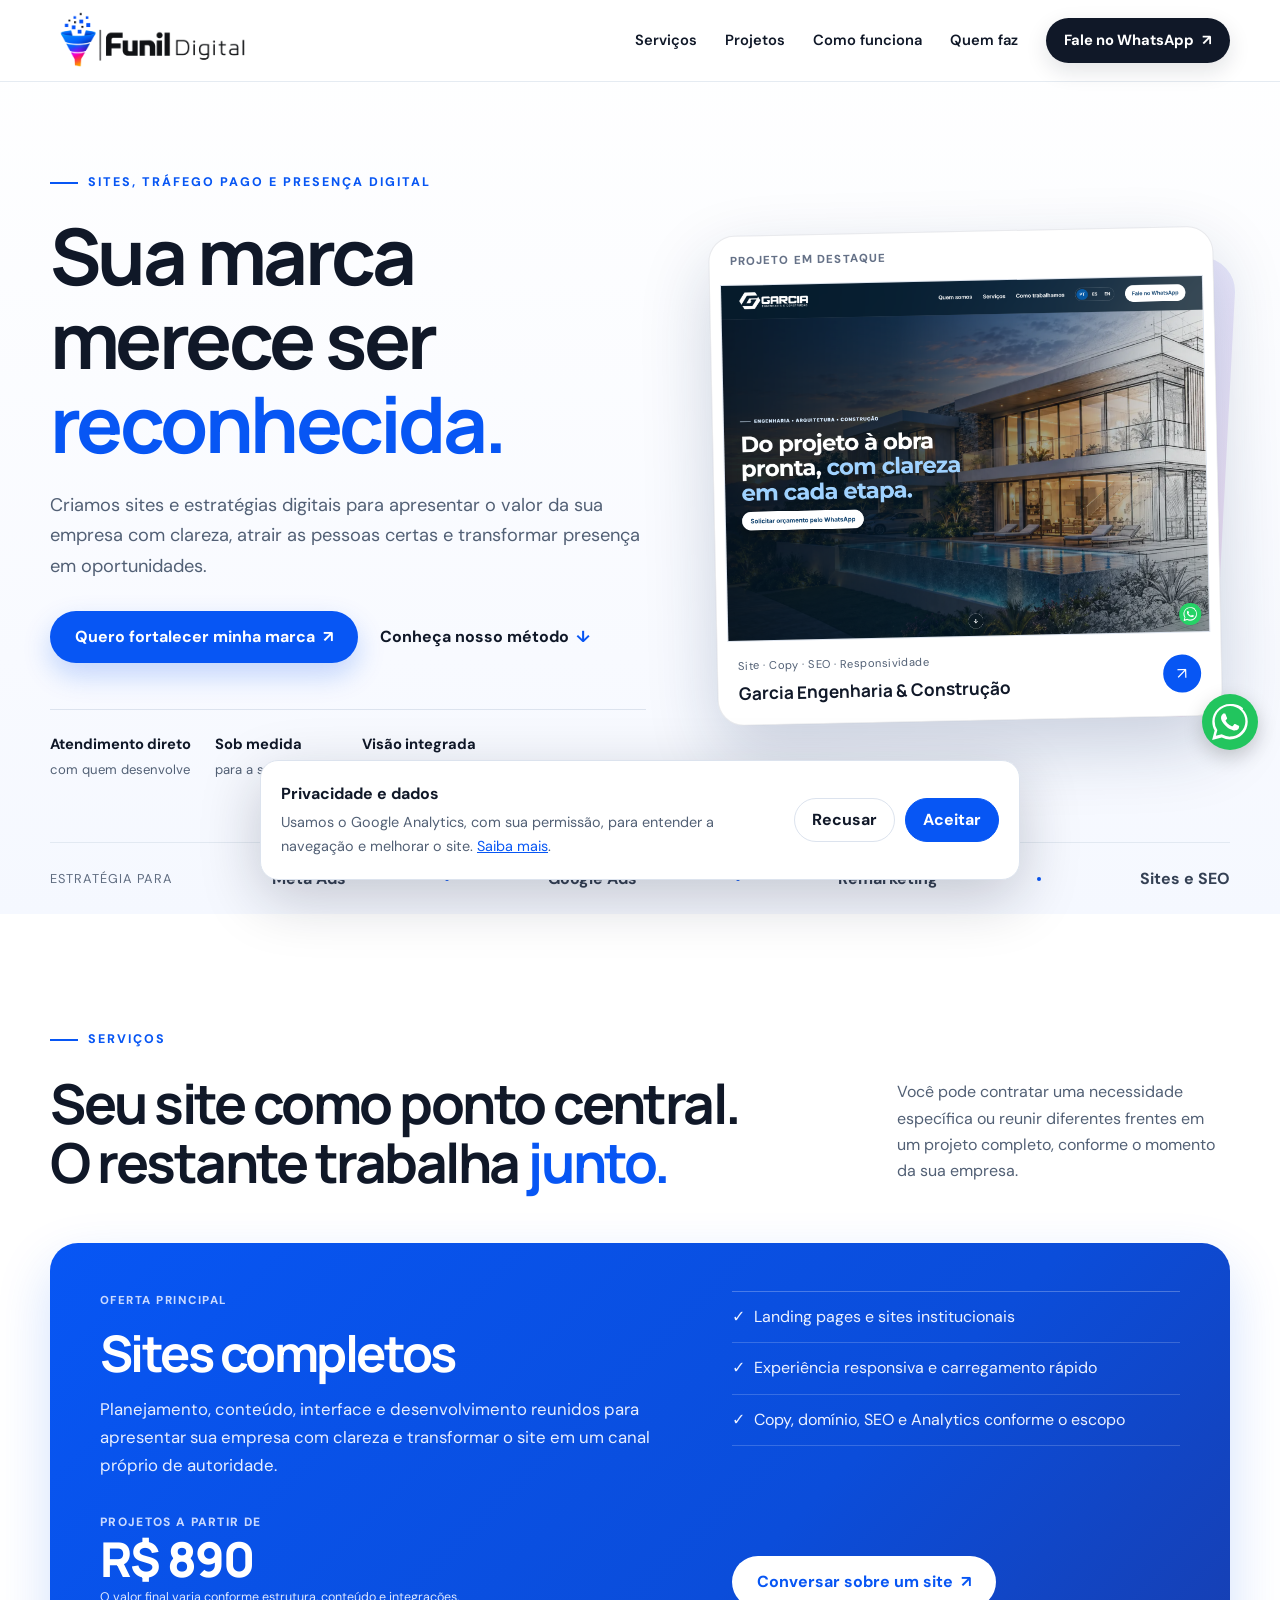
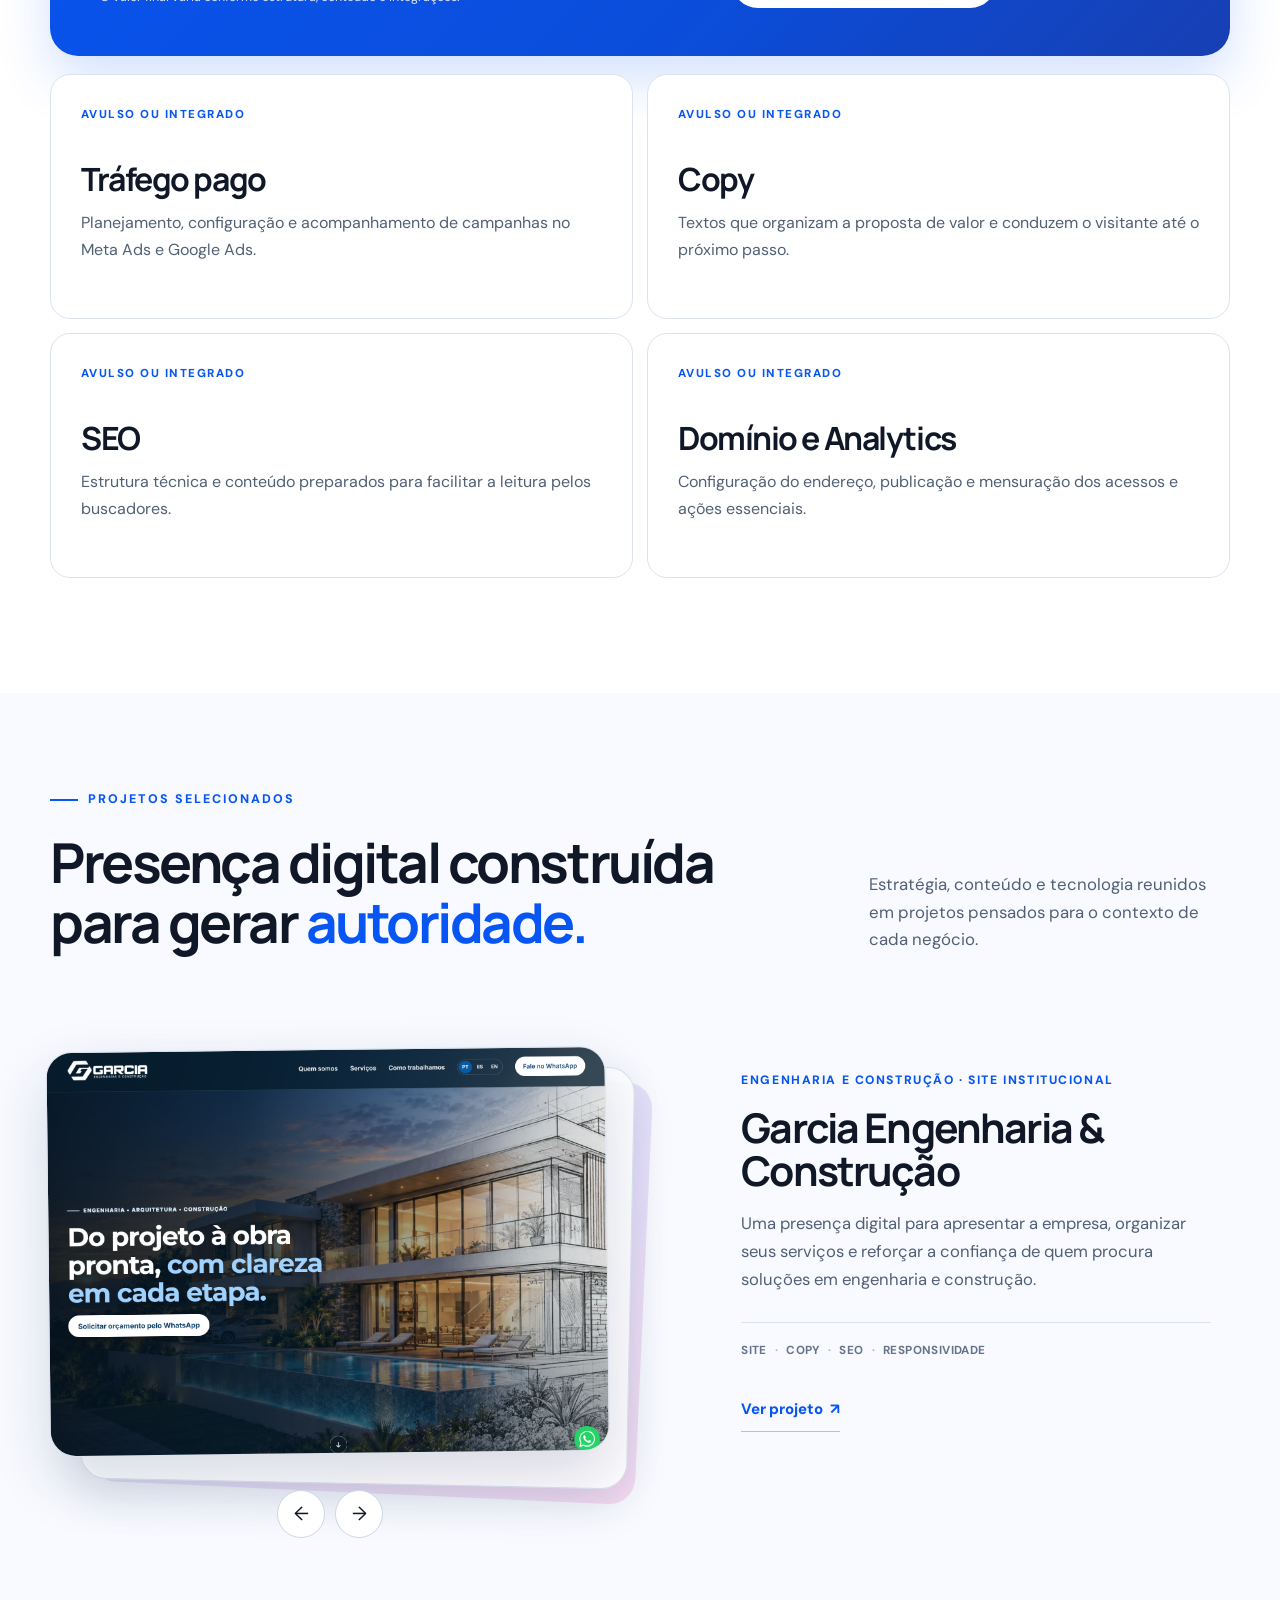
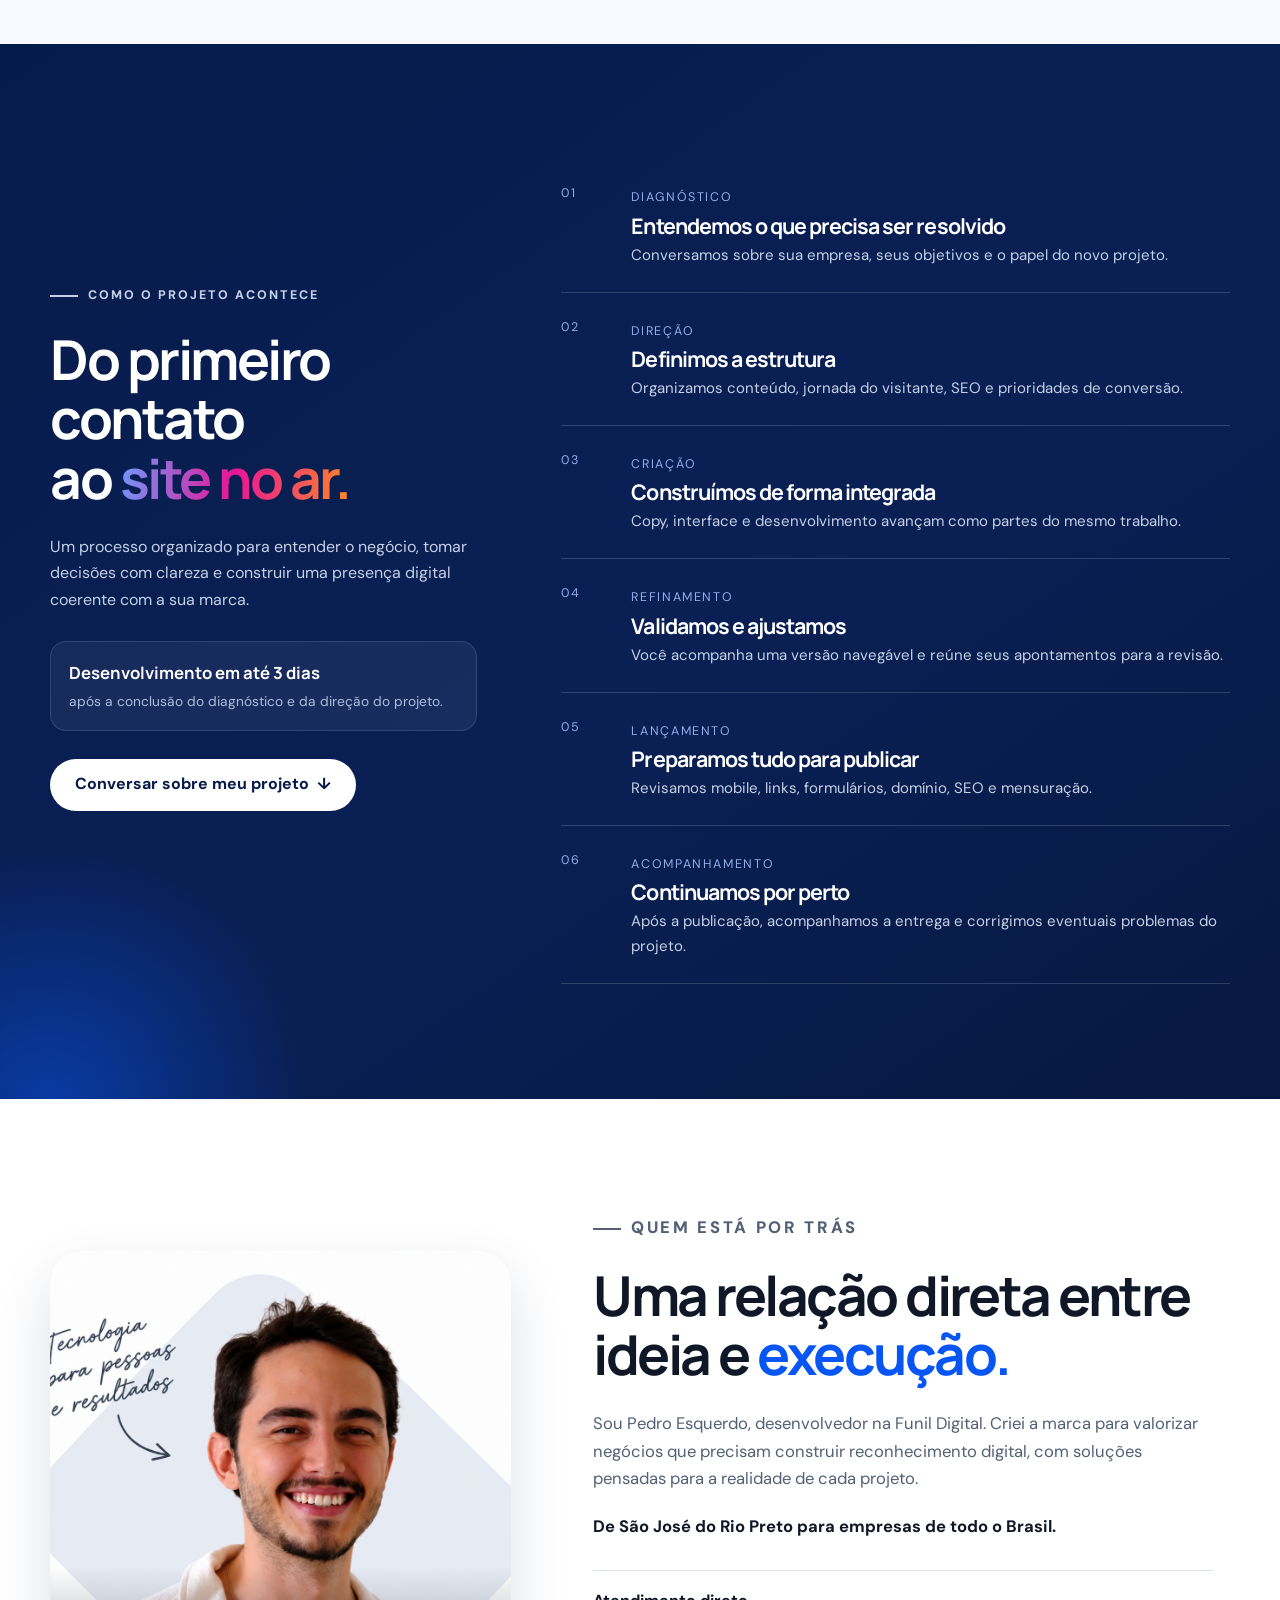
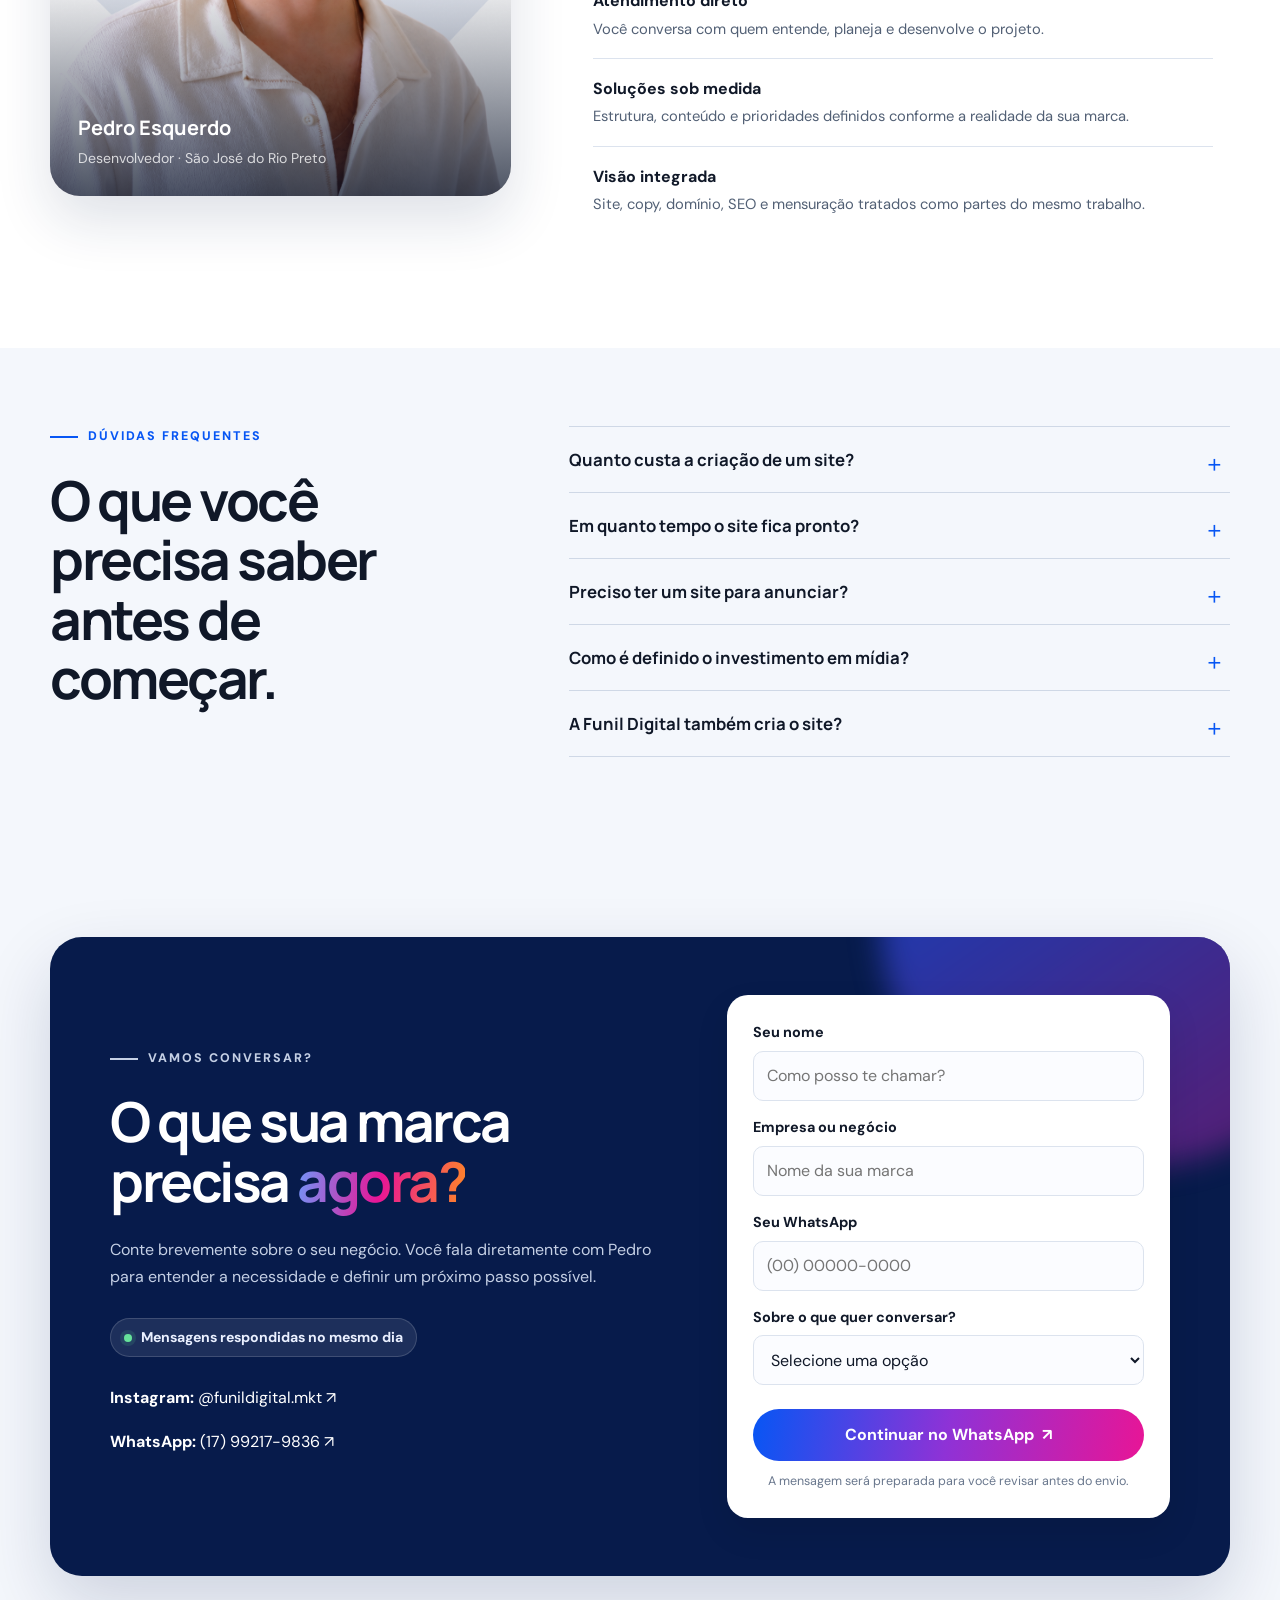
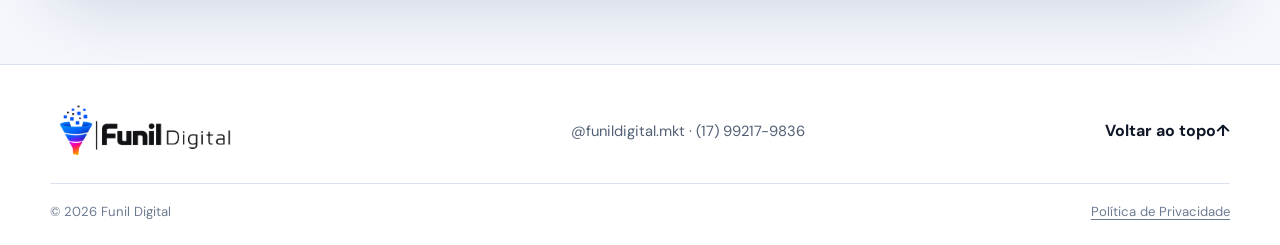
<file: index.html>
<!doctype html>
<html lang="pt-BR">
<head>
  <meta charset="utf-8">
  <meta name="viewport" content="width=device-width, initial-scale=1">
  <title>Funil Digital | Tráfego pago, sites e SEO</title>
  <meta name="description" content="Gestão de tráfego pago, criação de sites e SEO com estratégia, acompanhamento e foco em conversão.">
  <link rel="canonical" href="https://funildigital.com.br/">
  <meta name="theme-color" content="#0756f4">
  <meta name="robots" content="index, follow, max-image-preview:large">
  <meta name="referrer" content="strict-origin-when-cross-origin">

  <meta property="og:type" content="website">
  <meta property="og:locale" content="pt_BR">
  <meta property="og:site_name" content="Funil Digital">
  <meta property="og:title" content="Funil Digital | Tráfego pago, sites e SEO">
  <meta property="og:description" content="Estratégia digital para atrair as pessoas certas, gerar oportunidades e melhorar resultados.">
  <meta property="og:url" content="https://funildigital.com.br/">
  <meta property="og:image" content="https://funildigital.com.br/assets/og-funil-digital.jpg">
  <meta property="og:image:width" content="1200">
  <meta property="og:image:height" content="630">
  <meta property="og:image:alt" content="Funil Digital — Tráfego, conversão e crescimento">

  <meta name="twitter:card" content="summary_large_image">
  <meta name="twitter:title" content="Funil Digital | Tráfego pago, sites e SEO">
  <meta name="twitter:description" content="Estratégia digital para atrair as pessoas certas, gerar oportunidades e melhorar resultados.">
  <meta name="twitter:image" content="https://funildigital.com.br/assets/og-funil-digital.jpg">
  <meta name="twitter:image:alt" content="Funil Digital — Tráfego, conversão e crescimento">

  <link rel="icon" type="image/png" sizes="32x32" href="assets/favicon-32.png">
  <link rel="apple-touch-icon" sizes="192x192" href="assets/icon-192.png">
  <link rel="manifest" href="site.webmanifest">
  <link rel="preload" href="assets/funil-digital-horizontal-compacta.png" as="image" type="image/png">
  <link rel="preconnect" href="https://fonts.googleapis.com">
  <link rel="preconnect" href="https://fonts.gstatic.com" crossorigin>
  <link href="https://fonts.googleapis.com/css2?family=DM+Sans:wght@400;500;600;700&family=Manrope:wght@600;700;800&display=swap" rel="stylesheet">
  <link rel="stylesheet" href="styles.css?v=20260910-4">

  <script>
    window.dataLayer = window.dataLayer || [];
    function gtag(){dataLayer.push(arguments);}
    gtag('consent', 'default', {
      analytics_storage: 'denied',
      ad_storage: 'denied',
      ad_user_data: 'denied',
      ad_personalization: 'denied'
    });
  </script>

  <script type="application/ld+json">
  {
    "@context": "https://schema.org",
    "@graph": [
      {
        "@type": "Organization",
        "@id": "https://funildigital.com.br/#organization",
        "name": "Funil Digital",
        "url": "https://funildigital.com.br/",
        "logo": "https://funildigital.com.br/assets/icon-512.png",
        "telephone": "+55 17 99217-9836",
        "founder": {
          "@type": "Person",
          "name": "Pedro Esquerdo",
          "jobTitle": "Desenvolvedor"
        },
        "areaServed": "BR",
        "address": {
          "@type": "PostalAddress",
          "addressLocality": "São José do Rio Preto",
          "addressRegion": "SP",
          "addressCountry": "BR"
        },
        "sameAs": ["https://www.instagram.com/funildigital.mkt/"],
        "contactPoint": {
          "@type": "ContactPoint",
          "telephone": "+55 17 99217-9836",
          "contactType": "sales",
          "availableLanguage": "Portuguese"
        }
      },
      {
        "@type": "WebSite",
        "@id": "https://funildigital.com.br/#website",
        "url": "https://funildigital.com.br/",
        "name": "Funil Digital",
        "inLanguage": "pt-BR",
        "publisher": {"@id": "https://funildigital.com.br/#organization"}
      },
      {
        "@type": "Service",
        "@id": "https://funildigital.com.br/#services",
        "name": "Serviços de marketing e presença digital",
        "provider": {"@id": "https://funildigital.com.br/#organization"},
        "serviceType": ["Gestão de tráfego pago", "Criação de sites", "SEO", "Estratégia de conversão"],
        "url": "https://funildigital.com.br/#servicos"
      }
    ]
  }
  </script>
</head>
<body>
  <a class="skip-link" href="#conteudo">Pular para o conteúdo</a>

  <header class="site-header">
    <div class="container nav">
      <a class="brand" href="#inicio" aria-label="Funil Digital — início">
        <img src="assets/funil-digital-horizontal-compacta.png" width="2048" height="682" alt="Funil Digital">
      </a>
      <button class="menu-button" type="button" aria-label="Abrir menu" aria-expanded="false" aria-controls="menu-principal">
        <span></span><span></span><span></span>
      </button>
      <nav id="menu-principal" aria-label="Navegação principal">
        <a href="#servicos">Serviços</a>
        <a href="#projetos">Projetos</a>
        <a href="#metodo">Como funciona</a>
        <a href="#sobre">Quem faz</a>
        <a class="nav-cta" href="https://wa.me/5517992179836?text=Ol%C3%A1%21%20Quero%20conhecer%20os%20servi%C3%A7os%20da%20Funil%20Digital." target="_blank" rel="noopener noreferrer">Fale no WhatsApp <span aria-hidden="true">↗</span></a>
      </nav>
    </div>
  </header>

  <main id="conteudo">
    <section class="hero" id="inicio" aria-labelledby="titulo-principal">
      <div class="container hero-grid">
        <div class="hero-copy">
          <p class="eyebrow">Sites, tráfego pago e presença digital</p>
          <h1 id="titulo-principal">Sua marca merece ser <em>reconhecida.</em></h1>
          <p class="lead">Criamos sites e estratégias digitais para apresentar o valor da sua empresa com clareza, atrair as pessoas certas e transformar presença em oportunidades.</p>
          <div class="actions">
            <a class="button primary" href="https://wa.me/5517992179836?text=Ol%C3%A1%21%20Quero%20fortalecer%20a%20presen%C3%A7a%20digital%20da%20minha%20marca." target="_blank" rel="noopener noreferrer">Quero fortalecer minha marca <span aria-hidden="true">↗</span></a>
            <a class="text-link" href="#metodo">Conheça nosso método <span aria-hidden="true">↓</span></a>
          </div>
          <div class="proof" aria-label="Princípios do trabalho">
            <div><strong>Atendimento direto</strong><span>com quem desenvolve</span></div>
            <div><strong>Sob medida</strong><span>para a sua realidade</span></div>
            <div><strong>Visão integrada</strong><span>do site aos dados</span></div>
          </div>
        </div>

        <div class="hero-visual">
          <div class="hero-project-backdrop" aria-hidden="true"></div>
          <a class="hero-project-card" href="https://garciaconstrutora.com.br/" target="_blank" rel="noopener noreferrer" aria-label="Ver o projeto Garcia Engenharia &amp; Construção">
            <div class="hero-project-meta"><span>Projeto em destaque</span><span>01 / 03</span></div>
            <img src="assets/case-garcia-engenharia.png" width="1685" height="1252" alt="Página inicial do site Garcia Engenharia &amp; Construção" fetchpriority="high">
            <div class="hero-project-caption">
              <div><small>Site · Copy · SEO · Responsividade</small><strong>Garcia Engenharia &amp; Construção</strong></div>
              <span aria-hidden="true">↗</span>
            </div>
          </a>
        </div>
      </div>
      <div class="container platforms" aria-label="Canais e soluções">
        <span>Estratégia para</span><b>Meta Ads</b><i aria-hidden="true"></i><b>Google Ads</b><i aria-hidden="true"></i><b>Remarketing</b><i aria-hidden="true"></i><b>Sites e SEO</b>
      </div>
    </section>

    <section class="section services" id="servicos" aria-labelledby="titulo-servicos">
      <div class="container">
        <div class="heading">
          <div>
            <p class="eyebrow">Serviços</p>
            <h2 id="titulo-servicos">Seu site como ponto central.<br>O restante trabalha <em>junto.</em></h2>
          </div>
          <p>Você pode contratar uma necessidade específica ou reunir diferentes frentes em um projeto completo, conforme o momento da sua empresa.</p>
        </div>
        <article class="service-primary">
          <div class="service-primary-copy">
            <p class="service-label">Oferta principal</p>
            <h3>Sites completos</h3>
            <p class="service-description">Planejamento, conteúdo, interface e desenvolvimento reunidos para apresentar sua empresa com clareza e transformar o site em um canal próprio de autoridade.</p>
            <p class="service-price"><span>Projetos a partir de</span><strong>R$ 890</strong><small>O valor final varia conforme estrutura, conteúdo e integrações.</small></p>
          </div>
          <div class="service-primary-details">
            <ul>
              <li>Landing pages e sites institucionais</li>
              <li>Experiência responsiva e carregamento rápido</li>
              <li>Copy, domínio, SEO e Analytics conforme o escopo</li>
            </ul>
            <a class="button service-button" href="https://wa.me/5517992179836?text=Ol%C3%A1%21%20Quero%20conversar%20sobre%20a%20cria%C3%A7%C3%A3o%20de%20um%20site." target="_blank" rel="noopener noreferrer">Conversar sobre um site <span aria-hidden="true">↗</span></a>
          </div>
        </article>
        <div class="service-grid" aria-label="Serviços complementares">
          <article class="service-item"><span>01</span><p class="service-label">Avulso ou integrado</p><h3>Tráfego pago</h3><p>Planejamento, configuração e acompanhamento de campanhas no Meta Ads e Google Ads.</p></article>
          <article class="service-item"><span>02</span><p class="service-label">Avulso ou integrado</p><h3>Copy</h3><p>Textos que organizam a proposta de valor e conduzem o visitante até o próximo passo.</p></article>
          <article class="service-item"><span>03</span><p class="service-label">Avulso ou integrado</p><h3>SEO</h3><p>Estrutura técnica e conteúdo preparados para facilitar a leitura pelos buscadores.</p></article>
          <article class="service-item"><span>04</span><p class="service-label">Avulso ou integrado</p><h3>Domínio e Analytics</h3><p>Configuração do endereço, publicação e mensuração dos acessos e ações essenciais.</p></article>
        </div>
      </div>
    </section>

    <section class="section projects" id="projetos" aria-labelledby="titulo-projetos">
      <div class="container">
        <div class="projects-heading">
          <div>
            <p class="eyebrow">Projetos selecionados</p>
            <h2 id="titulo-projetos">Presença digital construída para gerar <em>autoridade.</em></h2>
          </div>
          <div class="projects-heading-side">
            <p>Estratégia, conteúdo e tecnologia reunidos em projetos pensados para o contexto de cada negócio.</p>
            <div class="project-controls" aria-label="Navegação dos projetos">
              <button type="button" data-project-prev aria-controls="project-track" aria-label="Ver projeto anterior">←</button>
              <button type="button" data-project-next aria-controls="project-track" aria-label="Ver próximo projeto">→</button>
            </div>
          </div>
        </div>

        <div class="project-list" id="project-track" tabindex="0" aria-label="Projetos da Funil Digital">
          <article class="project-case is-active">
            <a class="project-visual" href="https://garciaconstrutora.com.br/" target="_blank" rel="noopener noreferrer" aria-label="Acessar o site da Garcia Engenharia &amp; Construção">
              <img src="assets/case-garcia-engenharia.png" width="1685" height="1252" loading="lazy" alt="Página inicial do site Garcia Engenharia &amp; Construção">
            </a>
            <div class="project-content">
              <p class="project-type">Engenharia e construção · Site institucional</p>
              <h3>Garcia Engenharia &amp; Construção</h3>
              <p>Uma presença digital para apresentar a empresa, organizar seus serviços e reforçar a confiança de quem procura soluções em engenharia e construção.</p>
              <ul class="project-scope" aria-label="Trabalho realizado">
                <li>Site</li><li>Copy</li><li>SEO</li><li>Responsividade</li>
              </ul>
              <a class="project-link" href="https://garciaconstrutora.com.br/" target="_blank" rel="noopener noreferrer">Ver projeto <span aria-hidden="true">↗</span></a>
            </div>
          </article>

          <article class="project-case is-next" aria-hidden="true" inert>
            <a class="project-visual" href="https://corretoraruiz.com.br/" target="_blank" rel="noopener noreferrer" aria-label="Acessar o site da Ruiz Imóveis">
              <img src="assets/case-ruiz-imoveis.png" width="1695" height="1255" loading="lazy" alt="Página inicial do site Ruiz Imóveis">
            </a>
            <div class="project-content">
              <p class="project-type">Mercado imobiliário · Site de captação</p>
              <h3>Ruiz Imóveis</h3>
              <p>Uma presença própria para posicionar o atendimento, explicar a jornada do primeiro imóvel e conduzir o visitante à conversa com a corretora.</p>
              <ul class="project-scope" aria-label="Trabalho realizado">
                <li>Site</li><li>Copy</li><li>Domínio</li><li>SEO</li><li>Analytics</li>
              </ul>
              <a class="project-link" href="https://corretoraruiz.com.br/" target="_blank" rel="noopener noreferrer">Ver projeto <span aria-hidden="true">↗</span></a>
            </div>
          </article>

          <article class="project-case is-far" aria-hidden="true" inert>
            <a class="project-visual" href="https://poltronieriealves.com.br/" target="_blank" rel="noopener noreferrer" aria-label="Acessar o site da Poltronieri & Alves">
              <img src="assets/case-poltronieri-alves.jpg" width="1348" height="926" loading="lazy" alt="Página inicial do site Poltronieri & Alves Advogados Associados">
            </a>
            <div class="project-content">
              <p class="project-type">Advocacia · Site institucional</p>
              <h3>Poltronieri & Alves</h3>
              <p>Um canal próprio para apresentar o escritório, organizar as áreas de atuação e fortalecer a autoridade digital da marca.</p>
              <ul class="project-scope" aria-label="Trabalho realizado">
                <li>Site</li><li>Copy</li><li>Domínio</li><li>SEO</li><li>Analytics</li>
              </ul>
              <a class="project-link" href="https://poltronieriealves.com.br/" target="_blank" rel="noopener noreferrer">Ver projeto <span aria-hidden="true">↗</span></a>
            </div>
          </article>
        </div>
      </div>
    </section>

    <section class="section method" id="metodo" aria-labelledby="titulo-metodo">
      <div class="container method-grid">
        <div class="method-intro">
          <p class="eyebrow light">Como o projeto acontece</p>
          <h2 id="titulo-metodo">Do primeiro contato<br>ao <em>site no ar.</em></h2>
          <p>Um processo organizado para entender o negócio, tomar decisões com clareza e construir uma presença digital coerente com a sua marca.</p>
          <p class="method-timing"><strong>Desenvolvimento em até 3 dias</strong><span>após a conclusão do diagnóstico e da direção do projeto.</span></p>
          <a class="button secondary" href="#contato">Conversar sobre meu projeto <span aria-hidden="true">↓</span></a>
        </div>
        <ol class="steps">
          <li><span>01</span><div><small>Diagnóstico</small><h3>Entendemos o que precisa ser resolvido</h3><p>Conversamos sobre sua empresa, seus objetivos e o papel do novo projeto.</p></div></li>
          <li><span>02</span><div><small>Direção</small><h3>Definimos a estrutura</h3><p>Organizamos conteúdo, jornada do visitante, SEO e prioridades de conversão.</p></div></li>
          <li><span>03</span><div><small>Criação</small><h3>Construímos de forma integrada</h3><p>Copy, interface e desenvolvimento avançam como partes do mesmo trabalho.</p></div></li>
          <li><span>04</span><div><small>Refinamento</small><h3>Validamos e ajustamos</h3><p>Você acompanha uma versão navegável e reúne seus apontamentos para a revisão.</p></div></li>
          <li><span>05</span><div><small>Lançamento</small><h3>Preparamos tudo para publicar</h3><p>Revisamos mobile, links, formulários, domínio, SEO e mensuração.</p></div></li>
          <li><span>06</span><div><small>Acompanhamento</small><h3>Continuamos por perto</h3><p>Após a publicação, acompanhamos a entrega e corrigimos eventuais problemas do projeto.</p></div></li>
        </ol>
      </div>
    </section>

    <section class="section why" id="sobre" aria-labelledby="titulo-sobre">
      <div class="container why-grid">
        <figure class="founder-panel">
          <img src="assets/pedro-esquerdo.jpg" width="640" height="640" alt="Pedro Esquerdo, desenvolvedor da Funil Digital" loading="lazy">
          <figcaption><strong>Pedro Esquerdo</strong><span>Desenvolvedor · São José do Rio Preto</span></figcaption>
        </figure>
        <div class="why-copy">
          <p class="eyebrow">Quem está por trás</p>
          <h2 id="titulo-sobre">Uma relação direta entre ideia e <em>execução.</em></h2>
          <p>Sou Pedro Esquerdo, desenvolvedor na Funil Digital. Criei a marca para valorizar negócios que precisam construir reconhecimento digital, com soluções pensadas para a realidade de cada projeto.</p>
          <p class="founder-location">De São José do Rio Preto para empresas de todo o Brasil.</p>
          <div class="benefits">
            <div><b>01</b><p><strong>Atendimento direto</strong><span>Você conversa com quem entende, planeja e desenvolve o projeto.</span></p></div>
            <div><b>02</b><p><strong>Soluções sob medida</strong><span>Estrutura, conteúdo e prioridades definidos conforme a realidade da sua marca.</span></p></div>
            <div><b>03</b><p><strong>Visão integrada</strong><span>Site, copy, domínio, SEO e mensuração tratados como partes do mesmo trabalho.</span></p></div>
          </div>
        </div>
      </div>
    </section>

    <section class="section faq" aria-labelledby="titulo-faq">
      <div class="container faq-grid">
        <div>
          <p class="eyebrow">Dúvidas frequentes</p>
          <h2 id="titulo-faq">O que você precisa saber antes de começar.</h2>
        </div>
        <div class="faq-list">
          <details>
            <summary>Quanto custa a criação de um site?</summary>
            <p>Os projetos começam em R$ 890. O investimento final é definido após o diagnóstico e varia conforme o número de páginas, o conteúdo e as integrações necessárias.</p>
          </details>
          <details>
            <summary>Em quanto tempo o site fica pronto?</summary>
            <p>Após a conclusão do diagnóstico e da direção, o desenvolvimento e a entrega acontecem em até 3 dias, desde que as informações e os materiais necessários estejam disponíveis. Ajustes solicitados durante a validação podem alterar a data final de publicação.</p>
          </details>
          <details>
            <summary>Preciso ter um site para anunciar?</summary>
            <p>Depende da sua oferta e do caminho de conversão. O diagnóstico identifica se uma página própria, o WhatsApp ou outra estrutura faz mais sentido.</p>
          </details>
          <details>
            <summary>Como é definido o investimento em mídia?</summary>
            <p>O orçamento é planejado conforme objetivo, público, região e capacidade de atendimento. A recomendação é feita depois de entender o negócio.</p>
          </details>
          <details>
            <summary>A Funil Digital também cria o site?</summary>
            <p>Sim. O projeto pode incluir landing page ou site institucional, domínio, configuração técnica e fundamentos de SEO.</p>
          </details>
        </div>
      </div>
    </section>

    <section class="contact" id="contato" aria-labelledby="titulo-contato">
      <div class="container contact-card">
        <div class="contact-copy">
          <p class="eyebrow light">Vamos conversar?</p>
          <h2 id="titulo-contato">O que sua marca precisa <em>agora?</em></h2>
          <p>Conte brevemente sobre o seu negócio. Você fala diretamente com Pedro para entender a necessidade e definir um próximo passo possível.</p>
          <p class="contact-response"><span aria-hidden="true"></span> Mensagens respondidas no mesmo dia</p>
          <address>
            <a href="https://www.instagram.com/funildigital.mkt/" target="_blank" rel="noopener noreferrer"><strong>Instagram:</strong> @funildigital.mkt <span aria-hidden="true">↗</span></a>
            <a href="https://wa.me/5517992179836" target="_blank" rel="noopener noreferrer"><strong>WhatsApp:</strong> (17) 99217-9836 <span aria-hidden="true">↗</span></a>
          </address>
        </div>
        <form id="contact-form">
          <label for="nome">Seu nome</label>
          <input id="nome" name="nome" autocomplete="name" placeholder="Como posso te chamar?" required>

          <label for="empresa">Empresa ou negócio</label>
          <input id="empresa" name="empresa" autocomplete="organization" placeholder="Nome da sua marca" required>

          <label for="whatsapp">Seu WhatsApp</label>
          <input id="whatsapp" name="whatsapp" type="tel" inputmode="tel" autocomplete="tel" placeholder="(00) 00000-0000" required>

          <label for="interesse">Sobre o que quer conversar?</label>
          <select id="interesse" name="interesse" required>
            <option value="" selected disabled>Selecione uma opção</option>
            <option>Criação de um site completo</option>
            <option>Tráfego pago</option>
            <option>Copy</option>
            <option>SEO</option>
            <option>Domínio ou Analytics</option>
            <option>Quero entender o que preciso</option>
          </select>

          <button class="button gradient-button" type="submit">Continuar no WhatsApp <span aria-hidden="true">↗</span></button>
          <p class="form-note">A mensagem será preparada para você revisar antes do envio.</p>
        </form>
      </div>
    </section>
  </main>

  <a class="whatsapp-float" href="https://wa.me/5517992179836?text=Ol%C3%A1%21%20Vim%20pelo%20site%20da%20Funil%20Digital." target="_blank" rel="noopener noreferrer" aria-label="Conversar com a Funil Digital no WhatsApp">
    <svg class="whatsapp-mark" viewBox="0 0 24 24" aria-hidden="true"><path d="M17.472 14.382c-.297-.149-1.758-.867-2.03-.966-.273-.099-.471-.148-.67.15-.197.297-.767.966-.94 1.164-.173.198-.347.223-.644.074-.297-.149-1.255-.463-2.39-1.475-.883-.788-1.48-1.761-1.653-2.059-.173-.297-.018-.458.13-.606.134-.133.297-.347.446-.52.149-.174.198-.298.297-.497.1-.198.05-.371-.025-.52-.074-.149-.669-1.612-.916-2.207-.242-.579-.487-.5-.669-.51-.173-.008-.371-.01-.57-.01-.198 0-.52.074-.792.372-.272.297-1.04 1.016-1.04 2.479s1.065 2.876 1.213 3.074c.149.198 2.095 3.2 5.076 4.487.709.306 1.262.489 1.694.625.712.227 1.36.195 1.871.118.571-.085 1.758-.719 2.006-1.413.248-.694.248-1.289.173-1.413-.074-.124-.272-.198-.57-.347m-5.421 7.403h-.004a10.24 10.24 0 01-5.228-1.43l-.375-.223-3.888 1.02 1.037-3.79-.245-.39a10.23 10.23 0 01-1.57-5.47c.002-5.645 4.596-10.239 10.242-10.239 2.735 0 5.306 1.066 7.24 3.002a10.17 10.17 0 012.998 7.243c-.003 5.645-4.597 10.239-10.237 10.239m8.72-18.956A12.15 12.15 0 0012.012 0C5.495 0 .192 5.304.19 11.821c0 2.084.543 4.119 1.573 5.91L.09 24l6.411-1.682a11.82 11.82 0 005.509 1.404h.005c6.517 0 11.82-5.304 11.823-11.821a11.74 11.74 0 00-3.447-8.352"/></svg>
  </a>

  <footer>
    <div class="container footer-main">
      <a class="brand footer-brand" href="#inicio" aria-label="Funil Digital — início">
        <img src="assets/funil-digital-horizontal-compacta.png" width="2048" height="682" alt="Funil Digital" loading="lazy">
      </a>
      <p><a href="https://www.instagram.com/funildigital.mkt/" target="_blank" rel="noopener noreferrer">@funildigital.mkt</a> · <a href="https://wa.me/5517992179836" target="_blank" rel="noopener noreferrer">(17) 99217-9836</a></p>
      <a href="#inicio">Voltar ao topo <span aria-hidden="true">↑</span></a>
    </div>
    <div class="container footer-legal">
      <span>© <span id="current-year"></span> Funil Digital</span>
      <a href="privacidade.html">Política de Privacidade</a>
    </div>
  </footer>

  <aside class="cookie-banner" id="cookie-banner" aria-labelledby="cookie-title" hidden>
    <div>
      <strong id="cookie-title">Privacidade e dados</strong>
      <p>Usamos o Google Analytics, com sua permissão, para entender a navegação e melhorar o site. <a href="privacidade.html">Saiba mais</a>.</p>
    </div>
    <div class="cookie-actions">
      <button type="button" class="cookie-decline" data-cookie-choice="denied">Recusar</button>
      <button type="button" class="cookie-accept" data-cookie-choice="granted">Aceitar</button>
    </div>
  </aside>

  <noscript><div class="noscript">O JavaScript está desativado. Para falar conosco, use o WhatsApp: <a href="https://wa.me/5517992179836">(17) 99217-9836</a>.</div></noscript>
  <script src="script.js" defer></script>
</body>
</html>
</file>
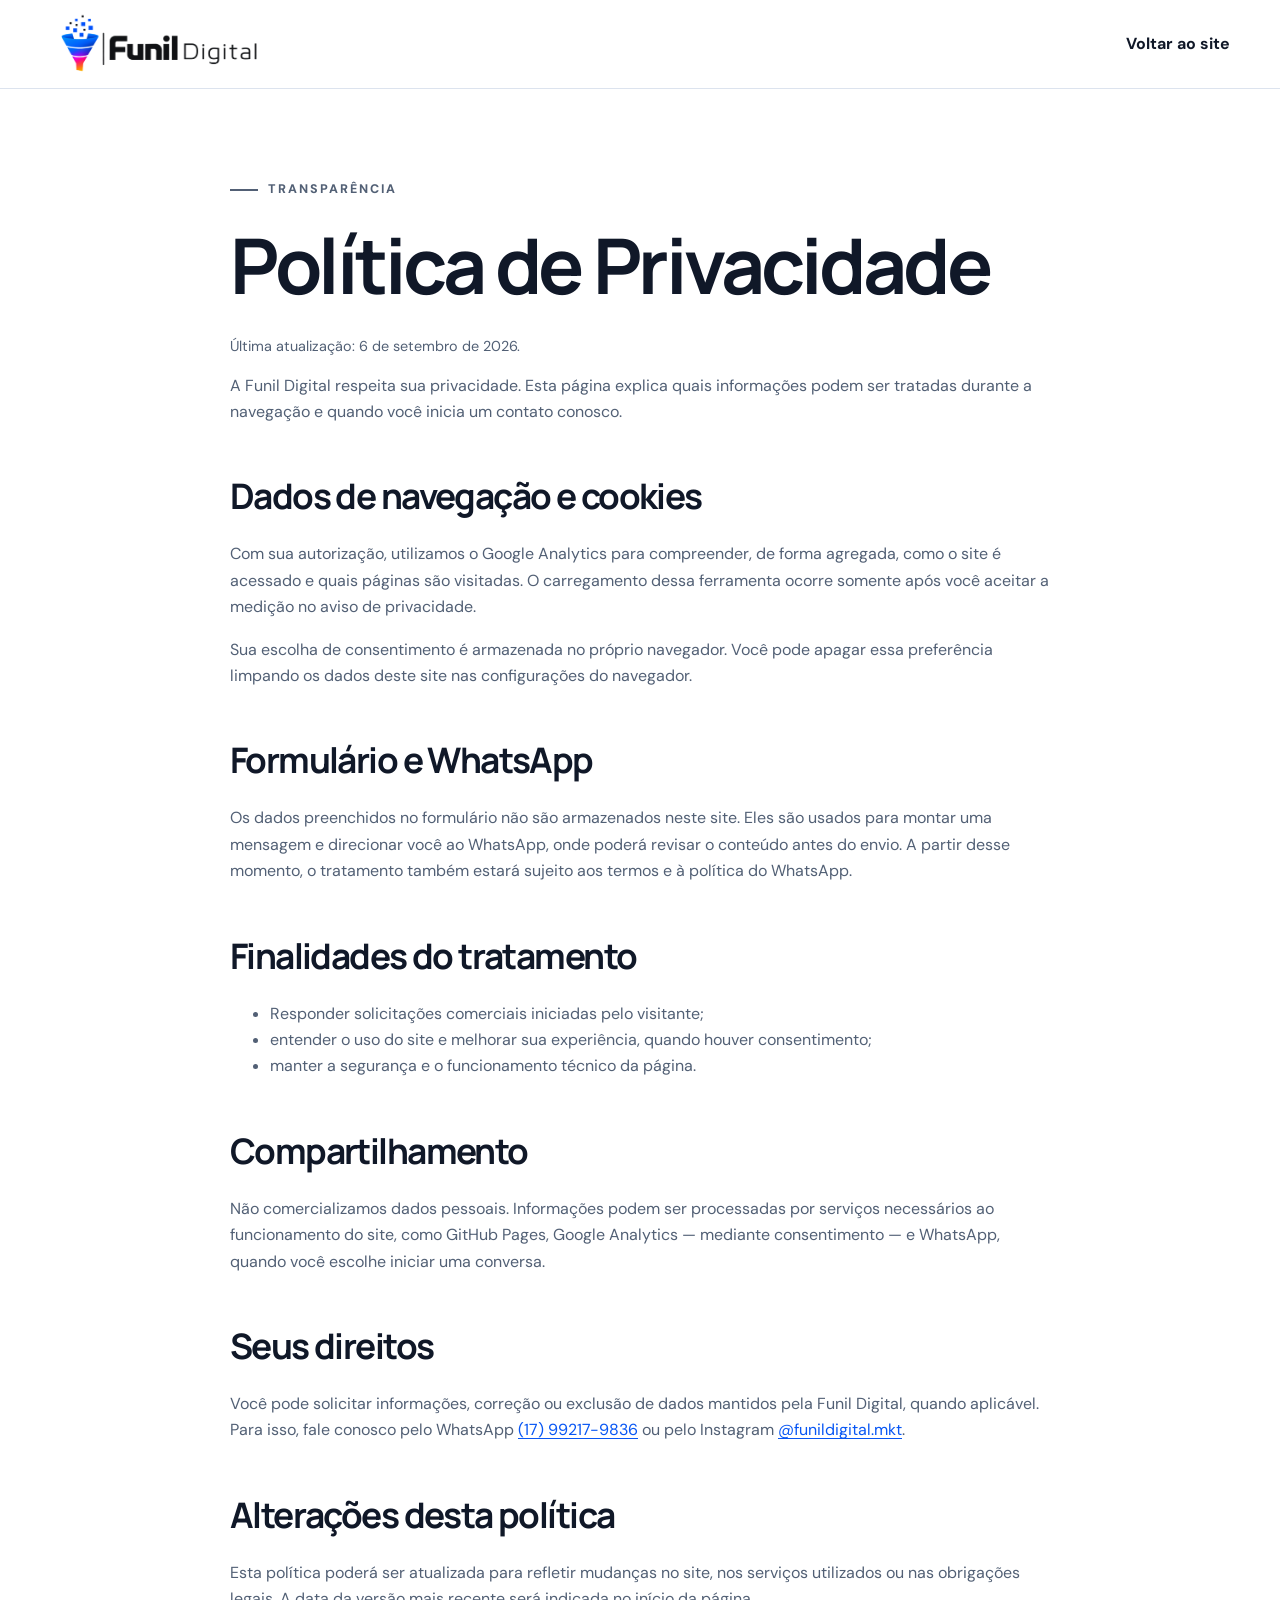
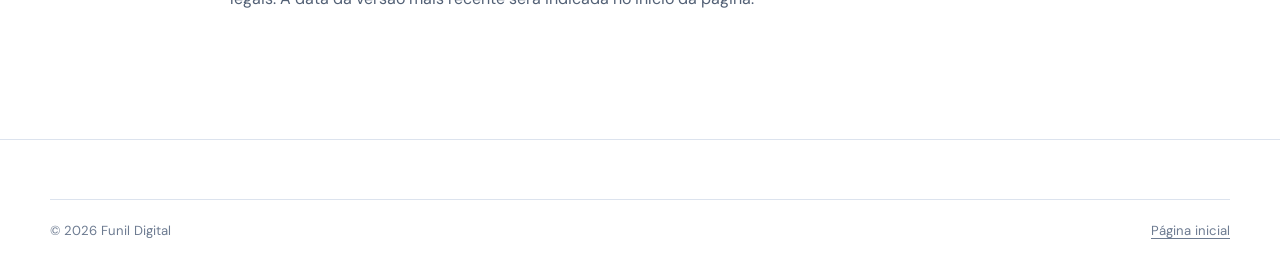
<file: privacidade.html>
<!doctype html>
<html lang="pt-BR">
<head>
  <meta charset="utf-8">
  <meta name="viewport" content="width=device-width, initial-scale=1">
  <title>Política de Privacidade | Funil Digital</title>
  <meta name="description" content="Entenda como a Funil Digital trata dados de navegação e informações enviadas pelo WhatsApp.">
  <link rel="canonical" href="https://funildigital.com.br/privacidade.html">
  <meta name="robots" content="index, follow">
  <meta name="theme-color" content="#0756f4">
  <link rel="icon" type="image/png" sizes="32x32" href="assets/favicon-32.png">
  <link rel="preconnect" href="https://fonts.googleapis.com">
  <link rel="preconnect" href="https://fonts.gstatic.com" crossorigin>
  <link href="https://fonts.googleapis.com/css2?family=DM+Sans:wght@400;500;600;700&family=Manrope:wght@600;700;800&display=swap" rel="stylesheet">
  <link rel="stylesheet" href="styles.css?v=20260910-4">
</head>
<body class="legal-page">
  <a class="skip-link" href="#conteudo">Pular para o conteúdo</a>
  <header class="legal-header">
    <div class="container">
      <a class="brand" href="./" aria-label="Voltar para a página inicial da Funil Digital">
        <img src="assets/funil-digital-horizontal-compacta.png" width="2048" height="682" alt="Funil Digital">
      </a>
      <a class="text-link" href="./">Voltar ao site</a>
    </div>
  </header>
  <main id="conteudo" class="container legal-content">
    <p class="eyebrow">Transparência</p>
    <h1>Política de Privacidade</h1>
    <p class="legal-updated">Última atualização: 6 de setembro de 2026.</p>

    <p>A Funil Digital respeita sua privacidade. Esta página explica quais informações podem ser tratadas durante a navegação e quando você inicia um contato conosco.</p>

    <h2>Dados de navegação e cookies</h2>
    <p>Com sua autorização, utilizamos o Google Analytics para compreender, de forma agregada, como o site é acessado e quais páginas são visitadas. O carregamento dessa ferramenta ocorre somente após você aceitar a medição no aviso de privacidade.</p>
    <p>Sua escolha de consentimento é armazenada no próprio navegador. Você pode apagar essa preferência limpando os dados deste site nas configurações do navegador.</p>

    <h2>Formulário e WhatsApp</h2>
    <p>Os dados preenchidos no formulário não são armazenados neste site. Eles são usados para montar uma mensagem e direcionar você ao WhatsApp, onde poderá revisar o conteúdo antes do envio. A partir desse momento, o tratamento também estará sujeito aos termos e à política do WhatsApp.</p>

    <h2>Finalidades do tratamento</h2>
    <ul>
      <li>Responder solicitações comerciais iniciadas pelo visitante;</li>
      <li>entender o uso do site e melhorar sua experiência, quando houver consentimento;</li>
      <li>manter a segurança e o funcionamento técnico da página.</li>
    </ul>

    <h2>Compartilhamento</h2>
    <p>Não comercializamos dados pessoais. Informações podem ser processadas por serviços necessários ao funcionamento do site, como GitHub Pages, Google Analytics — mediante consentimento — e WhatsApp, quando você escolhe iniciar uma conversa.</p>

    <h2>Seus direitos</h2>
    <p>Você pode solicitar informações, correção ou exclusão de dados mantidos pela Funil Digital, quando aplicável. Para isso, fale conosco pelo WhatsApp <a href="https://wa.me/5517992179836" target="_blank" rel="noopener noreferrer">(17) 99217-9836</a> ou pelo Instagram <a href="https://www.instagram.com/funildigital.mkt/" target="_blank" rel="noopener noreferrer">@funildigital.mkt</a>.</p>

    <h2>Alterações desta política</h2>
    <p>Esta política poderá ser atualizada para refletir mudanças no site, nos serviços utilizados ou nas obrigações legais. A data da versão mais recente será indicada no início da página.</p>
  </main>
  <footer>
    <div class="container footer-legal">
      <span>© 2026 Funil Digital</span>
      <a href="./">Página inicial</a>
    </div>
  </footer>
</body>
</html>
</file>
<file: styles.css>
:root {
  --blue: #0756f4;
  --blue-dark: #0645c4;
  --navy: #071b4b;
  --ink: #101828;
  --muted: #526075;
  --line: #dce3ee;
  --soft: #f4f7fc;
  --pink: #e81596;
  --orange: #ff8a24;
  --white: #fff;
  --shadow: 0 22px 60px rgba(17, 38, 78, .12);
  --radius: 22px;
}

* { box-sizing: border-box; }
html { scroll-behavior: smooth; scroll-padding-top: 104px; }
body {
  margin: 0;
  color: var(--ink);
  background: var(--white);
  font: 1rem/1.65 "DM Sans", system-ui, -apple-system, BlinkMacSystemFont, "Segoe UI", sans-serif;
  text-rendering: optimizeLegibility;
  -webkit-font-smoothing: antialiased;
}
body.menu-open { overflow: hidden; }
img { display: block; max-width: 100%; }
a { color: inherit; text-decoration: none; }
button, input, select { font: inherit; }
h1, h2, h3 {
  margin-top: 0;
  font-family: "Manrope", system-ui, sans-serif;
  line-height: 1.08;
  letter-spacing: -.045em;
}
h1 { margin-bottom: 28px; font-size: clamp(3rem, 6.5vw, 6.2rem); }
h2 { margin-bottom: 26px; font-size: clamp(2.35rem, 4.3vw, 4.1rem); }
h3 { font-size: 1.45rem; }
p { margin-top: 0; }
em { color: var(--blue); font-style: normal; }
.container { width: min(1180px, calc(100% - 48px)); margin-inline: auto; }

.skip-link {
  position: fixed;
  top: 12px;
  left: 12px;
  z-index: 100;
  padding: 12px 16px;
  color: var(--white);
  background: var(--navy);
  border-radius: 8px;
  transform: translateY(-150%);
}
.skip-link:focus { transform: translateY(0); }
:focus-visible { outline: 3px solid var(--orange); outline-offset: 4px; }

.site-header {
  position: fixed;
  inset: 0 0 auto;
  z-index: 50;
  height: 88px;
  background: rgba(255, 255, 255, .92);
  border-bottom: 1px solid rgba(220, 227, 238, .85);
  backdrop-filter: blur(18px);
}
.nav { height: 100%; display: flex; align-items: center; justify-content: space-between; }
.brand { display: inline-flex; align-items: center; min-width: 190px; }
.brand img { width: 218px; height: auto; }
.nav nav { display: flex; align-items: center; gap: 32px; font-weight: 600; font-size: .95rem; }
.nav nav > a:not(.nav-cta) { position: relative; }
.nav nav > a:not(.nav-cta)::after {
  content: "";
  position: absolute;
  right: 100%;
  bottom: -7px;
  left: 0;
  height: 2px;
  background: var(--blue);
  transition: right .2s ease;
}
.nav nav > a:not(.nav-cta):hover::after,
.nav nav > a:not(.nav-cta):focus-visible::after { right: 0; }
.nav-cta, .button {
  display: inline-flex;
  min-height: 52px;
  align-items: center;
  justify-content: center;
  gap: 8px;
  border-radius: 999px;
  font-weight: 700;
}
.nav-cta { min-height: 44px; padding: 10px 19px; color: var(--white); background: var(--ink); }
.menu-button {
  display: none;
  width: 48px;
  height: 48px;
  padding: 12px;
  border: 0;
  border-radius: 10px;
  background: transparent;
  cursor: pointer;
}
.menu-button span {
  display: block;
  width: 24px;
  height: 2px;
  margin: 5px auto;
  background: var(--ink);
  transition: transform .2s ease, opacity .2s ease;
}
.menu-button[aria-expanded="true"] span:first-child { transform: translateY(7px) rotate(45deg); }
.menu-button[aria-expanded="true"] span:nth-child(2) { opacity: 0; }
.menu-button[aria-expanded="true"] span:last-child { transform: translateY(-7px) rotate(-45deg); }

.hero { padding-top: 140px; overflow: hidden; background: linear-gradient(180deg, #fff, #f7f9ff); }
.hero-grid {
  display: grid;
  min-height: 690px;
  grid-template-columns: 1.08fr .92fr;
  align-items: center;
  gap: 48px;
  padding: 50px 0 70px;
}
.eyebrow {
  margin-bottom: 24px;
  color: var(--blue);
  font-weight: 800;
  font-size: .78rem;
  letter-spacing: .16em;
  text-transform: uppercase;
}
.eyebrow::before {
  content: "";
  display: inline-block;
  width: 28px;
  height: 2px;
  margin-right: 10px;
  vertical-align: middle;
  background: currentColor;
}
.lead { max-width: 650px; color: var(--muted); font-size: 1.18rem; }
.actions { display: flex; align-items: center; gap: 28px; margin-top: 34px; }
.button {
  padding: 0 25px;
  border: 0;
  cursor: pointer;
  transition: transform .2s ease, box-shadow .2s ease, background .2s ease;
}
.button:hover { transform: translateY(-2px); }
.primary { color: var(--white); background: var(--blue); box-shadow: 0 14px 30px rgba(7, 86, 244, .25); }
.primary:hover { background: var(--blue-dark); box-shadow: 0 16px 34px rgba(7, 86, 244, .32); }
.secondary { margin-top: 20px; color: var(--navy); background: var(--white); }
.text-link { min-height: 44px; display: inline-flex; align-items: center; gap: 7px; font-weight: 700; }
.text-link span { color: var(--blue); }
.proof { display: flex; gap: 30px; margin-top: 56px; padding-top: 25px; border-top: 1px solid var(--line); }
.proof div { display: flex; flex-direction: column; }
.proof span { color: var(--muted); font-size: .82rem; }

.hero-visual { position: relative; display: grid; min-width: 0; height: 560px; place-items: center; }
.hero-project-backdrop {
  position: absolute;
  inset: 34px 0 34px 42px;
  border-radius: 38px;
  background: linear-gradient(145deg, var(--blue), #6b38d5 58%, var(--pink));
  transform: rotate(3deg);
  opacity: .14;
}
.hero-project-card {
  position: relative;
  z-index: 2;
  width: min(525px, calc(100% - 24px));
  overflow: hidden;
  border: 1px solid rgba(15, 30, 60, .09);
  border-radius: 28px;
  background: var(--white);
  box-shadow: 0 28px 70px rgba(20, 43, 88, .2);
  transform: rotate(-1.2deg);
  transition: transform .25s ease, box-shadow .25s ease;
}
.hero-project-card:hover { transform: rotate(0) translateY(-5px); box-shadow: 0 34px 78px rgba(20, 43, 88, .25); }
.hero-project-meta { display: flex; min-height: 48px; align-items: center; justify-content: space-between; padding: 0 20px; color: #657187; font-size: .72rem; font-weight: 800; letter-spacing: .1em; text-transform: uppercase; }
.hero-project-card > img { display: block; width: calc(100% - 20px); height: auto; margin: 0 10px; border: 1px solid var(--line); }
.hero-project-caption { display: flex; min-height: 82px; align-items: center; justify-content: space-between; gap: 18px; padding: 15px 20px 17px; }
.hero-project-caption div { min-width: 0; }
.hero-project-caption small, .hero-project-caption strong { display: block; }
.hero-project-caption small { overflow: hidden; color: var(--muted); font-size: .7rem; letter-spacing: .04em; text-overflow: ellipsis; white-space: nowrap; }
.hero-project-caption strong { margin-top: 4px; font-family: "Manrope", system-ui, sans-serif; font-size: 1.08rem; }
.hero-project-caption > span { display: grid; width: 38px; height: 38px; flex: 0 0 auto; place-items: center; color: var(--white); background: var(--blue); border-radius: 50%; }
.platforms {
  display: flex;
  min-height: 82px;
  align-items: center;
  justify-content: space-between;
  color: #5f6c80;
}
.platforms span { font-size: .8rem; letter-spacing: .08em; text-transform: uppercase; }
.platforms b { color: #344054; }
.platforms i { width: 4px; height: 4px; border-radius: 50%; background: var(--blue); }

.section { padding: 115px 0; }
.heading { display: grid; grid-template-columns: 1.4fr .6fr; align-items: end; gap: 70px; margin-bottom: 58px; }
.heading h2 { margin-bottom: 0; }
.heading > p { margin-bottom: 8px; color: var(--muted); }
.service-primary {
  display: grid;
  grid-template-columns: 1.12fr .88fr;
  gap: 70px;
  padding: 52px;
  color: var(--white);
  background: var(--blue);
  border-radius: 30px;
  box-shadow: 0 24px 60px rgba(7, 86, 244, .2);
}
.service-label { margin: 0 0 18px; font-size: .72rem; font-weight: 800; letter-spacing: .13em; text-transform: uppercase; }
.service-primary .service-label { color: #c9d9ff; }
.service-primary h3 { margin: 0 0 18px; font-family: "Manrope", system-ui, sans-serif; font-size: clamp(2rem, 4vw, 3.15rem); line-height: 1; }
.service-primary-copy .service-description { max-width: 610px; margin-bottom: 0; color: #e7eeff; font-size: 1.05rem; }
.service-primary-copy .service-price { display: flex; align-items: flex-start; flex-direction: column; margin: 34px 0 0; color: var(--white); }
.service-price span { color: #c9d9ff; font-size: .75rem; font-weight: 800; letter-spacing: .11em; text-transform: uppercase; }
.service-price strong { margin: 2px 0 4px; font: 800 clamp(2rem, 4vw, 3rem)/1 "Manrope", system-ui, sans-serif; letter-spacing: -.04em; }
.service-price small { max-width: 390px; color: #dce7ff; font-size: .78rem; }
.service-primary-details { display: flex; align-items: flex-start; flex-direction: column; justify-content: space-between; }
.service-primary-details ul { width: 100%; margin: 0 0 30px; padding: 0; border-top: 1px solid rgba(255, 255, 255, .25); list-style: none; }
.service-primary-details li { padding: 13px 0; color: #edf2ff; border-bottom: 1px solid rgba(255, 255, 255, .18); }
.service-primary-details li::before { content: "✓"; margin-right: 9px; font-weight: 800; }
.service-button { color: var(--blue); background: var(--white); }
.service-button:hover { box-shadow: 0 14px 30px rgba(0, 0, 0, .15); }
.service-grid { display: grid; grid-template-columns: repeat(2, minmax(0, 1fr)); margin-top: 22px; border-top: 1px solid var(--line); border-left: 1px solid var(--line); }
.service-item { position: relative; min-height: 280px; padding: 36px 76px 36px 36px; background: var(--white); border-right: 1px solid var(--line); border-bottom: 1px solid var(--line); }
.service-item > span { position: absolute; top: 37px; right: 34px; color: #8290a5; font: 700 .78rem "Manrope", system-ui, sans-serif; }
.service-item .service-label { color: var(--blue); }
.service-item h3 { margin: 45px 0 14px; font-family: "Manrope", system-ui, sans-serif; font-size: clamp(1.45rem, 3vw, 2rem); }
.service-item > p:last-child { margin: 0; color: var(--muted); }

.projects { padding-top: 96px; background: #f8faff; }
.projects-heading {
  display: grid;
  grid-template-columns: minmax(0, 1.35fr) minmax(280px, .65fr);
  align-items: end;
  gap: 70px;
  margin-bottom: 50px;
}
.projects-heading h2 { max-width: 800px; }
.projects-heading-side > p { margin: 0 0 24px; color: var(--muted); font-size: 1.05rem; }
.project-controls { display: flex; gap: 10px; }
.project-controls button { display: grid; width: 48px; height: 48px; padding: 0; place-items: center; color: var(--ink); background: var(--white); border: 1px solid #cdd7e7; border-radius: 50%; cursor: pointer; font-size: 1.2rem; transition: color .2s ease, background .2s ease, border-color .2s ease, transform .2s ease; }
.project-controls button:hover:not(:disabled) { color: var(--white); background: var(--blue); border-color: var(--blue); transform: translateY(-2px); }
.project-controls button:disabled { cursor: not-allowed; opacity: .38; }
.project-list {
  position: relative;
  isolation: isolate;
  width: min(610px, calc(100% - 24px));
  margin: -12px 0 -8px;
  padding: 12px 0 34px;
}
.project-list::before,
.project-list::after {
  content: "";
  position: absolute;
  top: 28px;
  bottom: 20px;
  left: 20px;
  width: min(520px, calc(100% - 48px));
  pointer-events: none;
  border-radius: 24px;
}
.project-list::before {
  z-index: 0;
  background: linear-gradient(145deg, var(--blue), #7838d8 58%, var(--pink));
  opacity: .13;
  transform: translate(28px, 15px) rotate(2.8deg);
}
.project-list::after {
  z-index: 1;
  background: rgba(255, 255, 255, .92);
  border: 1px solid var(--line);
  box-shadow: 0 18px 44px rgba(20, 43, 88, .1);
  transform: translate(14px, 7px) rotate(1.25deg);
}
.project-case {
  position: absolute;
  top: 12px;
  left: 0;
  display: flex;
  width: min(520px, calc(100% - 48px));
  flex-direction: column;
  min-width: 0;
  overflow: hidden;
  background: var(--white);
  border: 1px solid var(--line);
  border-radius: 24px;
  box-shadow: 0 24px 58px rgba(20, 43, 88, .15);
  opacity: 0;
  visibility: hidden;
  pointer-events: none;
  transform: translate(58px, 30px) scale(.94) rotate(2.4deg);
  transform-origin: center bottom;
  transition: transform .5s cubic-bezier(.2, .75, .2, 1), opacity .35s ease, box-shadow .3s ease, visibility .35s ease;
}
.project-case.is-active {
  position: relative;
  top: 0;
  z-index: 3;
  opacity: 1;
  visibility: visible;
  pointer-events: auto;
  transform: translate(0, 0) scale(1) rotate(-.65deg);
}
.project-case.is-next {
  z-index: 2;
  opacity: 0;
  visibility: hidden;
  transform: translate(28px, 18px) scale(.96) rotate(1.6deg);
}
.project-case.is-far {
  z-index: 1;
  opacity: 0;
  visibility: hidden;
  transform: translate(58px, 30px) scale(.94) rotate(2.4deg);
}
.project-case.is-active:hover { box-shadow: 0 30px 66px rgba(20, 43, 88, .2); transform: translate(0, -4px) scale(1) rotate(-.2deg); }
.project-visual {
  display: grid;
  height: 280px;
  flex: 0 0 280px;
  min-width: 0;
  overflow: hidden;
  place-items: center;
  background: #eef3fb;
  border-bottom: 1px solid var(--line);
}
.project-visual img {
  display: block;
  width: 100%;
  height: 100%;
  object-fit: cover;
  object-position: top center;
  transition: transform .35s ease;
}
.project-visual:hover img { transform: scale(1.018); }
.project-content {
  display: grid;
  min-height: 195px;
  grid-template-columns: minmax(0, 1fr) auto;
  grid-template-areas:
    "type link"
    "title title"
    "description description"
    "scope scope";
  align-content: start;
  column-gap: 24px;
  padding: 21px 24px 23px;
}
.project-type {
  grid-area: type;
  margin: 0;
  color: var(--blue);
  font-size: .76rem;
  font-weight: 800;
  letter-spacing: .12em;
  text-transform: uppercase;
}
.project-content h3 { grid-area: title; margin: 11px 0 8px; font-family: "Manrope", sans-serif; font-size: clamp(1.55rem, 2.6vw, 1.9rem); line-height: 1.08; }
.project-content > p:not(.project-type) { grid-area: description; margin: 0; color: var(--muted); font-size: .96rem; }
.project-scope { display: flex; grid-area: scope; flex-wrap: wrap; gap: 0; margin: 15px 0 0; padding: 13px 0 0; border-top: 1px solid var(--line); list-style: none; }
.project-scope li { display: inline-flex; align-items: center; color: #66738a; font-size: .75rem; font-weight: 700; letter-spacing: .035em; text-transform: uppercase; }
.project-scope li:not(:last-child)::after { content: "·"; margin: 0 8px; color: #aab4c4; }
.project-link { display: inline-flex; grid-area: link; width: fit-content; min-height: 30px; align-items: flex-start; gap: 7px; color: var(--ink); border-bottom: 1px solid var(--ink); font-size: .88rem; font-weight: 800; }
.project-link:hover { color: var(--blue); border-color: var(--blue); }
.method { position: relative; overflow: hidden; color: var(--white); background: var(--navy); }
.method::after {
  content: "";
  position: absolute;
  bottom: -280px;
  left: -220px;
  width: 540px;
  height: 540px;
  border-radius: 50%;
  background: radial-gradient(circle, rgba(7, 86, 244, .5), transparent 68%);
}
.method-grid { position: relative; z-index: 1; display: grid; grid-template-columns: .8fr 1.2fr; gap: 95px; }
.light { color: #adc4fa; }
.method p { color: #c5d0e5; }
.method-intro .method-timing { display: flex; align-items: flex-start; flex-direction: column; margin: 30px 0 8px; padding: 18px 20px; color: var(--white); background: rgba(255, 255, 255, .07); border: 1px solid rgba(255, 255, 255, .14); border-radius: 16px; }
.method-timing strong { font-family: "Manrope", system-ui, sans-serif; font-size: 1.05rem; }
.method-timing span { margin-top: 3px; color: #aebddd; font-size: .86rem; }
.method h2 em, .contact h2 em {
  background: linear-gradient(100deg, #6a9dff, var(--pink), var(--orange));
  background-clip: text;
  -webkit-background-clip: text;
  -webkit-text-fill-color: transparent;
}
.steps { margin: 0; padding: 0; list-style: none; }
.steps li { display: grid; grid-template-columns: 60px 1fr; gap: 20px; padding: 26px 0; border-bottom: 1px solid rgba(255, 255, 255, .16); }
.steps > li > span, .steps small { color: #91adE8; font-size: .78rem; letter-spacing: .13em; text-transform: uppercase; }
.steps h3 { margin: 5px 0; }
.steps p { margin: 0; font-size: .94rem; }

.why-grid { display: grid; grid-template-columns: .9fr 1.1fr; align-items: center; gap: 90px; }
.founder-panel {
  position: relative;
  margin: 0;
  height: 590px;
  overflow: hidden;
  background: #ece8e7;
  border-radius: 36px;
  box-shadow: var(--shadow);
}
.founder-panel::after { content: ""; position: absolute; inset: 0; background: linear-gradient(180deg, transparent 58%, rgba(7, 17, 39, .72)); pointer-events: none; }
.founder-panel img { width: 100%; height: 100%; object-fit: cover; object-position: center; }
.founder-panel figcaption { position: absolute; right: 28px; bottom: 26px; left: 28px; z-index: 1; color: var(--white); }
.founder-panel figcaption strong, .founder-panel figcaption span { display: block; }
.founder-panel figcaption strong { font-family: "Manrope", sans-serif; font-size: 1.25rem; }
.founder-panel figcaption span { margin-top: 3px; color: rgba(255, 255, 255, .78); font-size: .88rem; }
.why-copy > p { color: var(--muted); font-size: 1.08rem; }
.why-copy .founder-location { margin-top: 20px; color: var(--ink); font-weight: 700; }
.benefits { margin-top: 35px; }
.benefits > div { display: grid; grid-template-columns: 45px 1fr; padding: 20px 0; border-top: 1px solid var(--line); }
.benefits b { color: var(--blue); }
.benefits p { margin: 0; }
.benefits strong, .benefits span { display: block; }
.benefits span { color: var(--muted); font-size: .92rem; }

.faq { padding-top: 40px; background: var(--soft); }
.faq-grid { display: grid; grid-template-columns: .8fr 1.2fr; gap: 90px; }
.faq-list { border-top: 1px solid #cfd8e6; }
.faq details { border-bottom: 1px solid #cfd8e6; }
.faq summary {
  position: relative;
  padding: 24px 48px 24px 0;
  cursor: pointer;
  font: 700 1.05rem "Manrope", system-ui, sans-serif;
  list-style: none;
}
.faq summary::-webkit-details-marker { display: none; }
.faq summary::after { content: "+"; position: absolute; top: 20px; right: 8px; color: var(--blue); font-size: 1.6rem; font-weight: 400; }
.faq details[open] summary::after { content: "−"; }
.faq details p { padding-right: 44px; color: var(--muted); }

.contact { padding: 95px 0; background: var(--soft); }
.contact-card {
  position: relative;
  display: grid;
  grid-template-columns: 1fr .8fr;
  gap: 75px;
  padding: 68px;
  overflow: hidden;
  color: var(--white);
  background: var(--navy);
  border-radius: 36px;
}
.contact-card::before {
  content: "";
  position: absolute;
  top: -270px;
  right: -150px;
  width: 500px;
  height: 500px;
  border-radius: 50%;
  background: linear-gradient(145deg, rgba(7, 86, 244, .75), rgba(232, 21, 150, .4));
  filter: blur(15px);
}
.contact-copy, .contact form { position: relative; z-index: 1; }
.contact-copy > p { color: #c5d0e5; }
.contact-copy .contact-response { display: inline-flex; min-height: 38px; align-items: center; gap: 9px; margin: 12px 0 28px; padding: 7px 13px; color: #eaf0ff; background: rgba(255, 255, 255, .09); border: 1px solid rgba(255, 255, 255, .15); border-radius: 999px; font-size: .88rem; font-weight: 700; }
.contact-response span { width: 8px; height: 8px; flex: 0 0 auto; background: #66e39a; border-radius: 50%; box-shadow: 0 0 0 4px rgba(102, 227, 154, .12); }
.contact address { display: flex; flex-direction: column; gap: 8px; font-style: normal; }
.contact address a { width: fit-content; min-height: 36px; }
.contact form { padding: 28px; color: var(--ink); background: var(--white); border-radius: 23px; }
.contact label { display: block; margin-top: 15px; font-weight: 700; font-size: .9rem; }
.contact label:first-child { margin-top: 0; }
.contact input, .contact select {
  width: 100%;
  height: 50px;
  margin-top: 6px;
  padding: 0 13px;
  color: var(--ink);
  background: #f8faff;
  border: 1px solid var(--line);
  border-radius: 10px;
}
.contact input:focus, .contact select:focus { border-color: var(--blue); box-shadow: 0 0 0 3px rgba(7, 86, 244, .12); outline: 0; }
.gradient-button { width: 100%; margin-top: 24px; color: var(--white); background: linear-gradient(100deg, var(--blue), #8f32d6, var(--pink)); }
.form-note { margin: 10px 0 0; color: #69778d; font-size: .78rem; text-align: center; }

.whatsapp-float {
  position: fixed;
  right: 22px;
  bottom: 22px;
  z-index: 40;
  display: grid;
  width: 56px;
  height: 56px;
  place-items: center;
  color: var(--white);
  background: #22c55e;
  border: 0;
  border-radius: 50%;
  box-shadow: 0 7px 20px rgba(0, 0, 0, .2);
  transition: transform .2s ease, box-shadow .2s ease;
}
.whatsapp-float:hover { transform: translateY(-2px) scale(1.035); box-shadow: 0 10px 26px rgba(0, 0, 0, .26); }
.whatsapp-float .whatsapp-mark { width: 36px; height: 36px; display: block; fill: currentColor; }
.cookie-pending .whatsapp-float { bottom: 150px; }

footer { padding: 35px 0 22px; border-top: 1px solid var(--line); }
.footer-main { display: grid; grid-template-columns: 220px 1fr auto; align-items: center; gap: 34px; }
.footer-brand img { width: 205px; }
.footer-main p { margin: 0; color: var(--muted); text-align: center; }
.footer-main > a:last-child { min-height: 44px; display: inline-flex; align-items: center; font-weight: 700; }
.footer-legal {
  display: flex;
  justify-content: space-between;
  margin-top: 24px;
  padding-top: 20px;
  color: #6d7b91;
  border-top: 1px solid var(--line);
  font-size: .82rem;
}
.footer-legal a { text-decoration: underline; text-underline-offset: 3px; }

.cookie-banner {
  position: fixed;
  right: 20px;
  bottom: 20px;
  left: 20px;
  z-index: 80;
  display: flex;
  width: min(760px, calc(100% - 40px));
  align-items: center;
  justify-content: space-between;
  gap: 24px;
  margin-inline: auto;
  padding: 20px;
  background: var(--white);
  border: 1px solid var(--line);
  border-radius: 18px;
  box-shadow: 0 18px 60px rgba(16, 24, 40, .22);
}
.cookie-banner[hidden] { display: none; }
.cookie-banner p { margin: 4px 0 0; color: var(--muted); font-size: .9rem; }
.cookie-banner p a { color: var(--blue); text-decoration: underline; }
.cookie-actions { display: flex; gap: 10px; flex-shrink: 0; }
.cookie-actions button { min-height: 44px; padding: 0 17px; border-radius: 999px; cursor: pointer; font-weight: 700; }
.cookie-decline { color: var(--ink); background: var(--white); border: 1px solid var(--line); }
.cookie-accept { color: var(--white); background: var(--blue); border: 1px solid var(--blue); }
.noscript { padding: 14px; color: var(--white); background: var(--navy); text-align: center; }
.noscript a { text-decoration: underline; }

.legal-header { border-bottom: 1px solid var(--line); }
.legal-header .container { display: flex; min-height: 88px; align-items: center; justify-content: space-between; }
.legal-content { max-width: 820px; padding-top: 90px; padding-bottom: 110px; }
.legal-content h1 { font-size: clamp(2.7rem, 7vw, 4.8rem); }
.legal-content h2 { margin-top: 52px; font-size: clamp(1.6rem, 4vw, 2.2rem); }
.legal-content p, .legal-content li { color: var(--muted); }
.legal-content a { color: var(--blue); text-decoration: underline; text-underline-offset: 3px; }
.legal-updated { font-size: .9rem; }

@media (max-width: 950px) {
  .menu-button { display: block; }
  .nav nav {
    position: fixed;
    inset: 88px 0 auto;
    display: none;
    max-height: calc(100vh - 88px);
    overflow-y: auto;
    flex-direction: column;
    align-items: stretch;
    gap: 8px;
    padding: 22px 24px 30px;
    background: var(--white);
    border-bottom: 1px solid var(--line);
    box-shadow: 0 20px 35px rgba(15, 30, 60, .1);
  }
  .nav nav.open { display: flex; }
  .nav nav a { min-height: 48px; display: flex; align-items: center; padding-inline: 12px; }
  .nav-cta { justify-content: center; margin-top: 8px; }
  .hero-grid, .method-grid, .why-grid, .contact-card, .faq-grid { grid-template-columns: 1fr; }
  .hero-grid { padding-top: 20px; }
  .hero-copy { padding-top: 50px; }
  .hero-visual { height: 510px; }
  .heading, .projects-heading { grid-template-columns: 1fr; gap: 18px; }
  .projects-heading-side { display: flex; align-items: flex-end; justify-content: space-between; gap: 28px; }
  .projects-heading-side > p { max-width: 620px; margin-bottom: 0; }
  .project-content { padding: 24px 26px 26px; }
  .service-primary { grid-template-columns: 1fr; gap: 38px; }
  .method-grid, .why-grid, .faq-grid { gap: 58px; }
  .contact-card { gap: 42px; }
  .founder-panel { width: min(560px, 100%); height: 520px; }
  .footer-main { grid-template-columns: 205px 1fr; }
  .footer-main > a:last-child { grid-column: 2; justify-self: end; }
}

@media (max-width: 760px) {
  .project-list { width: min(610px, calc(100% - 10px)); }
  .project-case { width: min(520px, calc(100% - 42px)); }
  .project-case.is-next { transform: translate(24px, 16px) scale(.96) rotate(1.35deg); }
  .project-content { min-height: 0; }
}

@media (max-width: 620px) {
  html { scroll-padding-top: 90px; }
  .container { width: min(100% - 28px, 1180px); }
  .site-header { height: 78px; }
  .brand img { width: 178px; }
  .nav nav { inset: 78px 0 auto; max-height: calc(100vh - 78px); }
  .hero { padding-top: 96px; }
  .hero-grid { min-height: auto; padding-bottom: 40px; }
  .hero-copy { padding-top: 34px; }
  h1 { font-size: clamp(2.65rem, 13vw, 3.25rem); }
  h2 { font-size: clamp(2.15rem, 10vw, 2.8rem); }
  .lead { font-size: 1.05rem; }
  .actions { align-items: stretch; flex-direction: column; gap: 14px; }
  .actions .button, .actions .text-link { width: 100%; justify-content: center; }
  .proof { justify-content: space-between; gap: 12px; margin-top: 42px; }
  .proof div:nth-child(2) { display: none; }
  .hero-visual { height: 420px; }
  .hero-project-backdrop { inset: 28px 8px 28px 26px; border-radius: 28px; }
  .hero-project-card { width: calc(100% - 12px); border-radius: 22px; transform: rotate(-.7deg); }
  .hero-project-meta { min-height: 42px; padding-inline: 15px; }
  .hero-project-caption { min-height: 74px; padding: 13px 15px 15px; }
  .hero-project-caption small { font-size: .65rem; }
  .platforms { justify-content: flex-start; gap: 22px; overflow-x: auto; white-space: nowrap; scrollbar-width: none; }
  .platforms::-webkit-scrollbar { display: none; }
  .section { padding: 80px 0; }
  .service-primary { padding: 34px 26px; border-radius: 24px; }
  .service-grid { grid-template-columns: 1fr; }
  .service-item { min-height: 240px; padding: 30px 62px 30px 26px; }
  .service-item > span { top: 31px; right: 26px; }
  .service-item h3 { margin-top: 38px; }
  .projects { padding-top: 28px; }
  .projects-heading { margin-bottom: 42px; }
  .projects-heading-side { align-items: flex-start; flex-direction: column; }
  .project-list { width: 100%; margin-inline: 0; padding-bottom: 32px; }
  .project-list::before,
  .project-list::after { top: 25px; bottom: 17px; left: 12px; width: min(460px, calc(100% - 42px)); border-radius: 21px; }
  .project-list::before { transform: translate(19px, 12px) rotate(2.3deg); }
  .project-list::after { transform: translate(10px, 6px) rotate(1.1deg); }
  .project-case { width: min(460px, calc(100% - 42px)); border-radius: 21px; }
  .project-case.is-next { transform: translate(17px, 14px) scale(.965) rotate(1.15deg); }
  .project-visual { height: clamp(190px, 53vw, 280px); flex-basis: clamp(190px, 53vw, 280px); }
  .project-content { min-height: 0; padding: 19px 19px 21px; }
  .project-content h3 { font-size: 1.5rem; }
  .project-content > p:not(.project-type) { font-size: .92rem; }
  .project-scope { margin-top: 16px; padding-top: 13px; }
  .method-grid, .why-grid, .faq-grid { gap: 45px; }
  .founder-panel { height: 430px; }
  .faq { padding-top: 70px; }
  .contact { padding: 70px 0; }
  .contact-card { width: calc(100% - 18px); padding: 42px 21px; border-radius: 28px; }
  .contact form { padding: 22px; }
  .footer-main { display: flex; align-items: flex-start; flex-direction: column; gap: 18px; }
  .footer-main p { text-align: left; }
  .footer-main > a:last-child { align-self: flex-start; }
  .footer-legal { flex-direction: column; gap: 8px; }
  .whatsapp-float { right: 14px; bottom: 14px; }
  .cookie-banner { align-items: stretch; flex-direction: column; }
  .cookie-actions { width: 100%; }
  .cookie-actions button { flex: 1; }
  .cookie-pending .whatsapp-float { bottom: 250px; }
}

@media (max-width: 480px) {
  .projects-heading { margin-bottom: 32px; }
  .projects-heading-side { gap: 20px; }
  .project-list { padding-bottom: 28px; }
  .project-list::before,
  .project-list::after { top: 21px; bottom: 13px; left: 4px; width: calc(100% - 28px); border-radius: 19px; }
  .project-list::before { transform: translate(14px, 9px) rotate(1.8deg); }
  .project-list::after { transform: translate(7px, 4px) rotate(.8deg); }
  .project-case { width: calc(100% - 28px); border-radius: 19px; }
  .project-case.is-active { transform: translate(0, 0) scale(1) rotate(-.35deg); }
  .project-case.is-active:hover { transform: translate(0, -2px) scale(1) rotate(-.1deg); }
  .project-visual { height: clamp(170px, 54vw, 220px); flex-basis: clamp(170px, 54vw, 220px); }
  .project-content {
    grid-template-columns: 1fr;
    grid-template-areas:
      "type"
      "title"
      "description"
      "scope"
      "link";
    padding: 18px;
  }
  .project-type { font-size: .72rem; line-height: 1.45; }
  .project-content h3 { margin-top: 9px; font-size: 1.45rem; }
  .project-scope { row-gap: 4px; margin-top: 14px; padding-top: 12px; }
  .project-scope li:not(:last-child)::after { margin-inline: 6px; }
  .project-link { min-height: 44px; align-items: center; margin-top: 12px; }
}

@media (max-width: 360px) {
  .project-content { padding: 16px; }
  .project-content h3 { font-size: 1.35rem; }
  .project-content > p:not(.project-type) { font-size: .9rem; }
  .project-scope li { font-size: .7rem; }
}

@media (prefers-reduced-motion: reduce) {
  html { scroll-behavior: auto; }
  *, *::before, *::after { scroll-behavior: auto !important; transition-duration: .01ms !important; }
}
</file>
